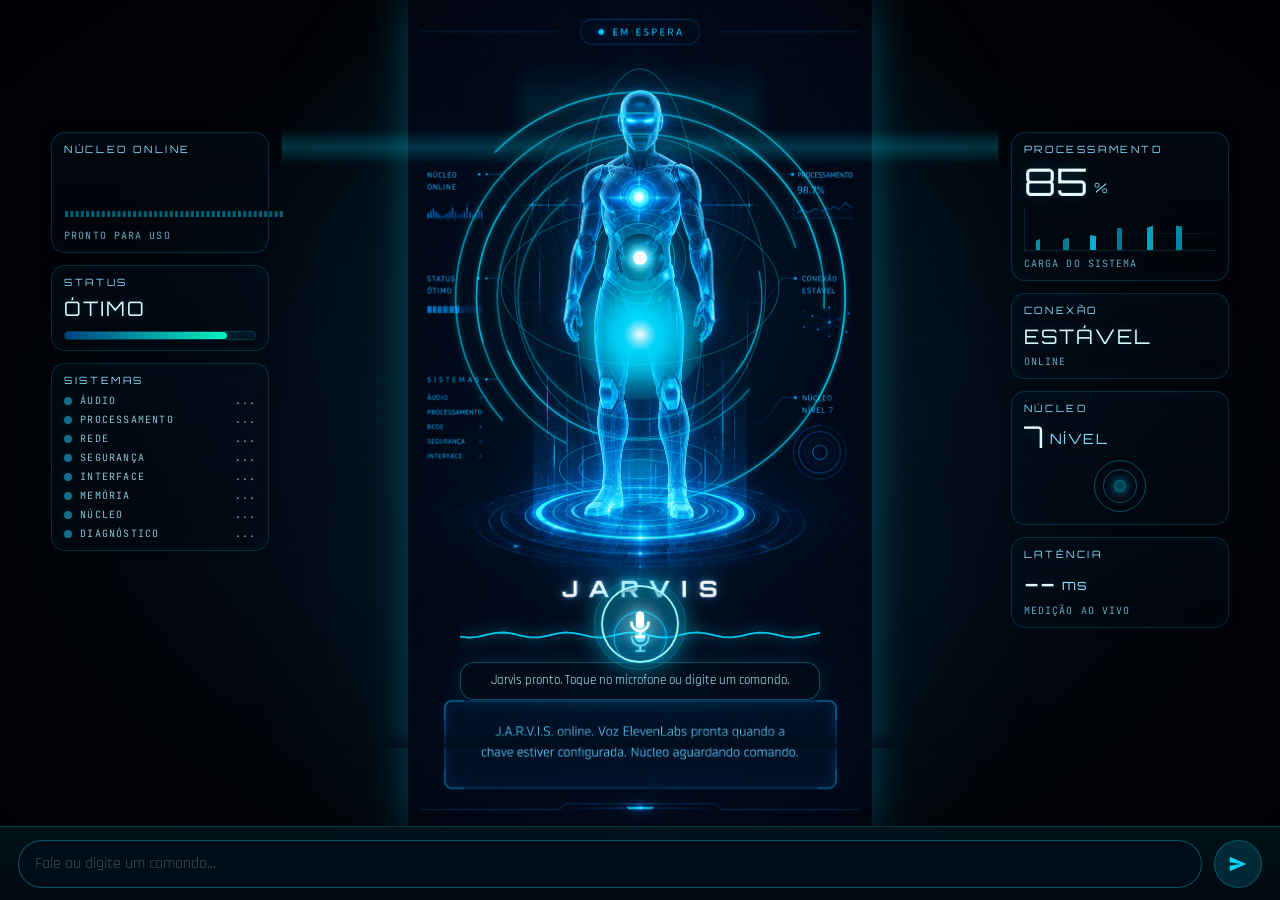
<file: index.html>
<!DOCTYPE html>
<html lang="pt-BR">
<head>
<meta charset="UTF-8">
<meta name="viewport" content="width=device-width, initial-scale=1.0, viewport-fit=cover, user-scalable=no">
<title>J.A.R.V.I.S.</title>
<meta name="description" content="Assistente pessoal com voz, HUD futurista e IA">
<meta name="theme-color" content="#03060b">
<link rel="manifest" href="manifest.json">
<link rel="apple-touch-icon" href="icons/icon-192.png">
<meta name="apple-mobile-web-app-capable" content="yes">
<meta name="apple-mobile-web-app-status-bar-style" content="black-translucent">
<meta name="apple-mobile-web-app-title" content="JARVIS">
<link rel="preconnect" href="https://fonts.googleapis.com">
<link rel="preconnect" href="https://fonts.gstatic.com" crossorigin>
<link href="https://fonts.googleapis.com/css2?family=Orbitron:wght@500;700;900&family=Rajdhani:wght@400;500;600;700&family=JetBrains+Mono:wght@400;500&display=swap" rel="stylesheet">
<link rel="stylesheet" href="css/style.css">
</head>
<body>

<div id="boot-screen">
  <div class="boot-core"></div>
  <div class="boot-text">
    <span class="boot-line" data-delay="0">INICIALIZANDO NÚCLEO ARC...</span>
    <span class="boot-line" data-delay="400">CARREGANDO PROTOCOLOS J.A.R.V.I.S...</span>
    <span class="boot-line" data-delay="800">CALIBRANDO INTERFACE NEURAL...</span>
    <span class="boot-line" data-delay="1200">SISTEMA ONLINE</span>
  </div>
</div>

<div id="app" class="hidden">
  <div class="hud-grid"></div>
  <div class="hud-vignette"></div>

  <header class="topbar">
    <div class="brand">
      <span class="brand-mark">◈</span>
      <span class="brand-text">J.A.R.V.I.S.</span>
    </div>
    <div class="status-pill" id="status-pill">
      <span class="status-dot" id="status-dot"></span>
      <span id="status-text">EM ESPERA</span>
    </div>
    <div class="clock" id="clock">00:00:00</div>
  </header>

  <main class="layout">

    <!-- LEFT DECK -->
    <aside class="panel panel-left" id="panel-left">

      <div class="card">
        <canvas id="globe-canvas" width="260" height="200"></canvas>
        <div class="card-row">
          <span class="card-label">SISTEMA</span>
          <span class="card-value" id="globe-code">TERRA · BR</span>
        </div>
        <div class="badge" id="net-badge">
          <span class="badge-dot"></span> <span id="net-badge-text">CONECTANDO</span>
        </div>
      </div>

      <div class="card">
        <span class="panel-title">MÓDULOS</span>
        <div class="loader-row">
          <span class="loader-label">NÚCLEO IA</span>
          <div class="loader-track"><div class="loader-fill" id="loader-core"></div></div>
        </div>
        <div class="loader-row">
          <span class="loader-label">VOZ ELEVENLABS</span>
          <div class="loader-track"><div class="loader-fill" id="loader-voice"></div></div>
        </div>
        <div class="loader-row">
          <span class="loader-label">MEMÓRIA</span>
          <div class="loader-track"><div class="loader-fill" id="loader-memory"></div></div>
        </div>
      </div>

      <div class="card">
        <span class="panel-title">ONDA DE ÁUDIO</span>
        <canvas id="bars-canvas" width="260" height="70"></canvas>
      </div>

    </aside>

    <!-- CENTER: HOLO FIGURE -->
    <section class="core-stage">
      <img class="approved-ui-bg" src="assets/jarvis-approved-model.png" alt="Interface holográfica premium JARVIS aprovada">
      <div class="runtime-hud" id="runtime-hud">
        <canvas id="fx-canvas" class="fx-canvas" width="430" height="932" aria-hidden="true"></canvas>
        <div class="robot-fx" aria-hidden="true">
          <div class="orbital-ring ring-a"></div>
          <div class="orbital-ring ring-b"></div>
          <div class="orbital-ring ring-c"></div>
          <div class="scan-beam"></div>
          <div class="chest-orb" id="chest-orb"></div>
          <div class="base-rings">
            <span></span><span></span><span></span>
          </div>
        </div>

        <div class="hud-column hud-column-left">
          <section class="hud-widget">
            <span class="hud-title">NÚCLEO ONLINE</span>
            <canvas id="mini-spectrum" width="220" height="54"></canvas>
            <div class="hud-footnote" id="hud-core-text">PRONTO PARA USO</div>
          </section>

          <section class="hud-widget">
            <span class="hud-title">STATUS</span>
            <div class="hud-status-main" id="hud-status-main">ÓTIMO</div>
            <div class="hud-progress"><i id="status-progress"></i></div>
          </section>

          <section class="hud-widget hud-widget-systems">
            <span class="hud-title">SISTEMAS</span>
            <ul class="hud-systems">
              <li id="sys-audio"><span>ÁUDIO</span><b>...</b></li>
              <li id="sys-processing"><span>PROCESSAMENTO</span><b>...</b></li>
              <li id="sys-network"><span>REDE</span><b>...</b></li>
              <li id="sys-security"><span>SEGURANÇA</span><b>...</b></li>
              <li id="sys-interface"><span>INTERFACE</span><b>...</b></li>
              <li id="sys-memory"><span>MEMÓRIA</span><b>...</b></li>
              <li id="sys-core"><span>NÚCLEO</span><b>...</b></li>
              <li id="sys-diagnostics"><span>DIAGNÓSTICO</span><b>...</b></li>
            </ul>
          </section>
        </div>

        <div class="hud-column hud-column-right">
          <section class="hud-widget">
            <span class="hud-title">PROCESSAMENTO</span>
            <div class="hud-metric-value"><span id="hud-processing-value">98</span><small>%</small></div>
            <div class="hud-line-chart"><i id="processing-line"></i></div>
            <div class="hud-footnote">CARGA DO SISTEMA</div>
          </section>

          <section class="hud-widget">
            <span class="hud-title">CONEXÃO</span>
            <div class="hud-status-main" id="hud-connection-text">ESTÁVEL</div>
            <div class="hud-footnote" id="hud-connection-sub">ONLINE</div>
          </section>

          <section class="hud-widget">
            <span class="hud-title">NÚCLEO</span>
            <div class="hud-metric-value small"><span id="hud-nucleus-level">7</span><small>NÍVEL</small></div>
            <div class="hud-circles"><span></span><span></span><span></span></div>
          </section>

          <section class="hud-widget">
            <span class="hud-title">LATÊNCIA</span>
            <div class="hud-metric-value small"><span id="hud-latency-value">--</span><small>ms</small></div>
            <div class="hud-footnote">MEDIÇÃO AO VIVO</div>
          </section>
        </div>

        <canvas id="voice-wave-canvas" class="voice-wave-canvas" width="360" height="68"></canvas>


        <div class="mobile-loc-row" aria-hidden="true">
          <div class="mobile-loc-badge mobile-loc-left">
            <span class="mobile-loc-label">PLANETA</span>
            <strong class="mobile-loc-value">TERRA</strong>
          </div>
          <div class="mobile-loc-badge mobile-loc-right">
            <span class="mobile-loc-label">LOCALIZAÇÃO</span>
            <strong class="mobile-loc-value">Balsas - MA</strong>
          </div>
        </div>
      </div>

      <div class="figure-stage" id="figure-stage">
        <div class="figure-glow"></div>
        <svg class="figure-svg holo-avatar" viewBox="0 0 260 440" id="figure-svg" aria-hidden="true">
          <defs>
            <filter id="glow-filter" x="-70%" y="-70%" width="240%" height="240%">
              <feGaussianBlur stdDeviation="2.5" result="blur"/>
              <feMerge>
                <feMergeNode in="blur"/>
                <feMergeNode in="SourceGraphic"/>
              </feMerge>
            </filter>
            <filter id="soft-body-glow" x="-80%" y="-80%" width="260%" height="260%">
              <feGaussianBlur stdDeviation="4.6" result="bodyBlur"/>
              <feColorMatrix in="bodyBlur" type="matrix" values="0 0 0 0 0  0 0 0 0 0.86  0 0 0 0 1  0 0 0 .58 0" result="cyanBlur"/>
              <feMerge>
                <feMergeNode in="cyanBlur"/>
                <feMergeNode in="SourceGraphic"/>
              </feMerge>
            </filter>
            <linearGradient id="holoStroke" x1="0" y1="0" x2="0" y2="1">
              <stop offset="0" stop-color="#f4feff"/>
              <stop offset="0.36" stop-color="#36eaff"/>
              <stop offset="0.72" stop-color="#00a8d8"/>
              <stop offset="1" stop-color="#06485f"/>
            </linearGradient>
            <linearGradient id="armorFill" x1="0" y1="0" x2="1" y2="1">
              <stop offset="0" stop-color="#e6feff" stop-opacity="0.28"/>
              <stop offset="0.46" stop-color="#18dfff" stop-opacity="0.105"/>
              <stop offset="1" stop-color="#001d28" stop-opacity="0.015"/>
            </linearGradient>
            <linearGradient id="innerFill" x1="0" y1="0" x2="0" y2="1">
              <stop offset="0" stop-color="#ffffff" stop-opacity="0.20"/>
              <stop offset="0.5" stop-color="#38eaff" stop-opacity="0.08"/>
              <stop offset="1" stop-color="#00ffc8" stop-opacity="0.025"/>
            </linearGradient>
            <radialGradient id="avatarAura" cx="50%" cy="35%" r="64%">
              <stop offset="0" stop-color="#7df7ff" stop-opacity="0.16"/>
              <stop offset="0.54" stop-color="#00d9ff" stop-opacity="0.052"/>
              <stop offset="1" stop-color="#000713" stop-opacity="0"/>
            </radialGradient>
            <radialGradient id="coreGlow" cx="50%" cy="50%" r="60%">
              <stop offset="0" stop-color="#ffffff"/>
              <stop offset="0.24" stop-color="#7ff9ff"/>
              <stop offset="0.58" stop-color="#00d9ff" stop-opacity="0.82"/>
              <stop offset="1" stop-color="#00d9ff" stop-opacity="0"/>
            </radialGradient>
            <linearGradient id="visorGrad" x1="0" y1="0" x2="1" y2="0">
              <stop offset="0" stop-color="#012332"/>
              <stop offset="0.5" stop-color="#8cfaff" stop-opacity="0.9"/>
              <stop offset="1" stop-color="#012332"/>
            </linearGradient>
          </defs>

          <g class="avatar-aura">
            <path d="M130 15 C185 18 216 80 212 176 C207 289 179 374 130 421 C81 374 53 289 48 176 C44 80 75 18 130 15 Z"/>
          </g>

          <g class="holo-rings platform-premium" filter="url(#glow-filter)">
            <ellipse cx="130" cy="401" rx="78" ry="17"/>
            <ellipse cx="130" cy="401" rx="50" ry="9"/>
            <ellipse cx="130" cy="401" rx="22" ry="4"/>
            <path d="M45 386 C77 364 183 364 215 386"/>
            <path d="M68 414 C96 427 164 427 192 414"/>
          </g>

          <g class="avatar-body" filter="url(#soft-body-glow)">
            <!-- refined translucent humanoid silhouette -->
            <path class="avatar-silhouette" d="M130 25
              C143 25 154 36 156 52
              C158 67 154 80 146 90
              L145 103 L162 109
              C181 115 194 129 198 148
              L212 218
              C215 235 210 247 199 253
              L187 248 L180 201 L168 158
              L163 245 L149 296 L154 377
              C156 395 149 409 137 412
              L131 349 L123 412
              C111 409 104 395 106 377
              L111 296 L97 245 L92 158
              L80 201 L73 248 L61 253
              C50 247 45 235 48 218
              L62 148
              C66 129 79 115 98 109
              L115 103 L114 90
              C106 80 102 67 104 52
              C106 36 117 25 130 25 Z"/>

            <!-- helmet/head -->
            <path class="helmet-main" d="M104 57 C106 36 117 25 130 25 C143 25 154 36 156 57 C157 72 153 84 145 93 C140 99 134 102 130 102 C126 102 120 99 115 93 C107 84 103 72 104 57 Z"/>
            <path class="helmet-rim" d="M110 59 C115 48 121 43 130 43 C139 43 145 48 150 59"/>
            <path class="visor-premium" d="M112 66 C122 60 138 60 148 66 L145 78 C136 83 124 83 115 78 Z"/>
            <path class="jaw-line" d="M116 85 C124 91 136 91 144 85"/>

            <!-- neck/shoulders -->
            <path class="neck-armor" d="M115 104 L145 104 L150 125 L110 125 Z"/>
            <path class="shoulder-armor left" d="M98 118 C82 122 70 132 66 149 L60 175 C76 172 91 160 103 143 Z"/>
            <path class="shoulder-armor right" d="M162 118 C178 122 190 132 194 149 L200 175 C184 172 169 160 157 143 Z"/>

            <!-- torso/armor -->
            <path class="torso-core" d="M93 128 L167 128 L181 187 L164 260 L145 294 L115 294 L96 260 L79 187 Z"/>
            <path class="chest-plate left" d="M98 137 L126 128 L123 174 L94 190 L84 162 Z"/>
            <path class="chest-plate right" d="M162 137 L134 128 L137 174 L166 190 L176 162 Z"/>
            <path class="sternum" d="M126 132 L134 132 L140 223 L130 264 L120 223 Z"/>
            <path class="abdomen" d="M100 222 L121 232 L130 268 L139 232 L160 222 L151 267 L140 288 L120 288 L109 267 Z"/>
            <path class="pelvis-armor" d="M113 294 L147 294 L155 317 L142 336 L118 336 L105 317 Z"/>

            <!-- sleek segmented arms -->
            <path class="upper-arm left" d="M73 169 L60 219 C57 231 60 241 68 247 L77 241 L84 187 Z"/>
            <path class="upper-arm right" d="M187 169 L200 219 C203 231 200 241 192 247 L183 241 L176 187 Z"/>
            <path class="forearm left" d="M68 247 L59 301 C57 315 62 324 71 327 L81 315 L77 250 Z"/>
            <path class="forearm right" d="M192 247 L201 301 C203 315 198 324 189 327 L179 315 L183 250 Z"/>
            <path class="hand left" d="M60 323 L72 326 L69 346 C60 343 56 335 60 323 Z"/>
            <path class="hand right" d="M200 323 L188 326 L191 346 C200 343 204 335 200 323 Z"/>

            <!-- longer legs -->
            <path class="thigh left" d="M108 326 L126 334 L121 381 L108 406 C99 403 96 392 99 378 Z"/>
            <path class="thigh right" d="M152 326 L134 334 L139 381 L152 406 C161 403 164 392 161 378 Z"/>
            <path class="shin left" d="M108 406 L123 406 L119 423 L96 423 C96 414 101 409 108 406 Z"/>
            <path class="shin right" d="M152 406 L137 406 L141 423 L164 423 C164 414 159 409 152 406 Z"/>
          </g>

          <g class="avatar-lines" filter="url(#glow-filter)">
            <path d="M86 160 L123 179 L93 197"/>
            <path d="M174 160 L137 179 L167 197"/>
            <path d="M101 213 C115 223 145 223 159 213"/>
            <path d="M112 253 C122 260 138 260 148 253"/>
            <path d="M109 298 L130 315 L151 298"/>
            <path d="M72 203 L81 239"/>
            <path d="M188 203 L179 239"/>
            <path d="M111 354 L122 367"/>
            <path d="M149 354 L138 367"/>
            <path d="M112 118 C120 124 140 124 148 118"/>
          </g>

          <g class="avatar-core" filter="url(#glow-filter)">
            <circle cx="130" cy="176" r="35" class="core-ring-outer"/>
            <circle cx="130" cy="176" r="23" class="core-ring-inner"/>
            <circle cx="130" cy="176" r="12" class="core-light"/>
            <path d="M130 142 V124"/>
            <path d="M130 229 V211"/>
            <path d="M95 176 H79"/>
            <path d="M165 176 H181"/>
          </g>

          <g class="avatar-scan-lines">
            <path d="M43 86 H82"/>
            <path d="M178 86 H217"/>
            <path d="M34 198 H67"/>
            <path d="M193 198 H226"/>
            <path d="M52 327 H87"/>
            <path d="M173 327 H208"/>
          </g>
        </svg>
        <div class="figure-scanline"></div>
        <canvas id="core-canvas" width="140" height="140"></canvas>
      </div>

      <h1 class="core-title">JARVIS</h1>
      <button id="mic-btn" class="mic-btn" aria-label="Ativar microfone">
        <svg viewBox="0 0 24 24" width="24" height="24">
          <path fill="currentColor" d="M12 15a3 3 0 003-3V6a3 3 0 10-6 0v6a3 3 0 003 3z"/>
          <path fill="currentColor" d="M19 11a1 1 0 10-2 0 5 5 0 01-10 0 1 1 0 10-2 0 7 7 0 006 6.93V20H9a1 1 0 100 2h6a1 1 0 100-2h-2v-2.07A7 7 0 0019 11z"/>
        </svg>
        <span class="mic-pulse"></span>
      </button>
      <p class="core-status" id="core-status">SISTEMA ATIVO</p>
      <div id="mic-help" class="mic-help hidden">Clique no microfone e permita o acesso no navegador.</div>
      <div id="action-panel" class="action-panel hidden">
        <button id="action-open-btn" class="action-open-btn" type="button">Abrir ação</button>
        <button id="action-hide-btn" class="action-hide-btn" type="button" aria-label="Fechar">×</button>
      </div>

      <div class="status-box" id="status-box">
        <p id="status-box-text">J.A.R.V.I.S. online. Voz ElevenLabs pronta quando a chave estiver configurada. Núcleo aguardando comando.</p>
      </div>

      <div class="transcript" id="transcript" aria-live="polite">
        <p class="transcript-hint">Toque no microfone ou digite abaixo para começar.</p>
      </div>
    </section>

    <!-- RIGHT DECK -->
    <aside class="panel panel-right" id="panel-right">

      <div class="card">
        <canvas id="radar-canvas" width="220" height="200"></canvas>
        <div class="card-row center">
          <span class="card-value" id="radar-status">RASTREAMENTO<br>ONLINE</span>
        </div>
      </div>

      <div class="card">
        <span class="panel-title">REGISTRO</span>
        <div class="log-list" id="log-list"></div>
      </div>

      <div class="card">
        <span class="panel-title">TELEMETRIA</span>
        <div class="gauges">
          <div class="gauge" data-gauge="audio">
            <svg viewBox="0 0 60 60"><circle class="gauge-bg" cx="30" cy="30" r="26"/><circle class="gauge-fg" cx="30" cy="30" r="26"/></svg>
            <span class="gauge-value">0</span><span class="gauge-label">ÁUDIO</span>
          </div>
          <div class="gauge" data-gauge="net">
            <svg viewBox="0 0 60 60"><circle class="gauge-bg" cx="30" cy="30" r="26"/><circle class="gauge-fg" cx="30" cy="30" r="26"/></svg>
            <span class="gauge-value">0</span><span class="gauge-label">REDE</span>
          </div>
          <div class="gauge" data-gauge="battery">
            <svg viewBox="0 0 60 60"><circle class="gauge-bg" cx="30" cy="30" r="26"/><circle class="gauge-fg" cx="30" cy="30" r="26"/></svg>
            <span class="gauge-value">0</span><span class="gauge-label">BATERIA</span>
          </div>
          <div class="gauge" data-gauge="system">
            <svg viewBox="0 0 60 60"><circle class="gauge-bg" cx="30" cy="30" r="26"/><circle class="gauge-fg" cx="30" cy="30" r="26"/></svg>
            <span class="gauge-value">0</span><span class="gauge-label">SISTEMA</span>
          </div>
        </div>
      </div>

    </aside>

  </main>

  <footer class="cmdbar">
    <input type="text" id="cmd-input" class="cmd-input" placeholder="Fale ou digite um comando..." autocomplete="off">
    <button id="send-btn" class="send-btn" aria-label="Enviar">
      <svg viewBox="0 0 24 24" width="22" height="22"><path fill="currentColor" d="M3 20l18-8L3 4v6l12 2-12 2z"/></svg>
    </button>
  </footer>

  <button id="panel-toggle-left" class="panel-toggle panel-toggle-left" aria-label="Alternar painel esquerdo">☰</button>
  <button id="panel-toggle-right" class="panel-toggle panel-toggle-right" aria-label="Alternar painel direito">☰</button>
</div>

<script src="js/reactor.js"></script>
<script src="js/globe.js"></script>
<script src="js/radar.js"></script>
<script src="js/voice.js"></script>
<script src="js/commands.js"></script>
<script src="js/chat.js"></script>
<script src="js/app.js"></script>

<script>
/* Fallback anti-travamento: se algum recurso demorar, o Jarvis sai do boot mesmo assim */
(function(){
  function releaseJarvisBoot(){
    var boot = document.getElementById('boot-screen');
    var app = document.getElementById('app');
    if(app) app.classList.remove('hidden');
    if(boot) boot.classList.add('hidden');
    try { window.dispatchEvent(new Event('resize')); } catch(e) {}
  }

  window.releaseJarvisBoot = releaseJarvisBoot;

  document.addEventListener('DOMContentLoaded', function(){
    setTimeout(releaseJarvisBoot, 3200);
  });

  window.addEventListener('load', function(){
    setTimeout(releaseJarvisBoot, 2600);
  });

  setTimeout(releaseJarvisBoot, 5200);
})();
</script>

<audio id="jarvis-audio-player" playsinline preload="auto" style="display:none"></audio>
</body>
</html>
</file>
<file: css/style.css>
:root{
  --bg-void: #03060b;
  --bg-panel: rgba(8,16,26,0.6);
  --bg-card: rgba(10,22,34,0.65);
  --border-cyan: rgba(0,217,255,0.25);
  --border-cyan-soft: rgba(0,217,255,0.14);
  --cyan: #00d9ff;
  --cyan-soft: #7fecff;
  --cyan-dim: #0a4a5c;
  --amber: #ff9500;
  --danger: #ff3b5c;
  --success: #00ff9d;
  --white: #eaf6fb;
  --text-dim: #5f8fa3;
  --text-dimmer: #33505e;
  --font-display: 'Orbitron', sans-serif;
  --font-body: 'Rajdhani', sans-serif;
  --font-mono: 'JetBrains Mono', monospace;
}
*{margin:0;padding:0;box-sizing:border-box;}
html,body{ height:100%; background:var(--bg-void); color:var(--white); font-family:var(--font-body); overflow:hidden; -webkit-tap-highlight-color:transparent;}
@media (prefers-reduced-motion: reduce){ *{animation-duration:0.01ms !important; animation-iteration-count:1 !important; transition-duration:0.01ms !important;} }
::selection{ background:var(--cyan); color:#00131a; }

/* ---------- BOOT ---------- */
#boot-screen{ position:fixed; inset:0; z-index:999; background:radial-gradient(ellipse at center, #08131c 0%, #03060b 70%); display:flex; flex-direction:column; align-items:center; justify-content:center; gap:32px; }
.boot-core{ width:90px; height:90px; border-radius:50%; border:2px solid var(--cyan); box-shadow:0 0 30px rgba(0,217,255,0.6), inset 0 0 20px rgba(0,217,255,0.4); animation:boot-spin 1.4s linear infinite, boot-pulse 1.4s ease-in-out infinite; }
@keyframes boot-spin{ to{ transform:rotate(360deg); } }
@keyframes boot-pulse{ 0%,100%{opacity:.6;} 50%{opacity:1;} }
.boot-text{ font-family:var(--font-mono); font-size:12px; letter-spacing:2px; color:var(--cyan-soft); text-align:center; display:flex; flex-direction:column; gap:10px;}
.boot-line{ opacity:0; animation:boot-line-in .5s ease forwards; }
.boot-line[data-delay="0"]{animation-delay:.1s;}
.boot-line[data-delay="400"]{animation-delay:.7s;}
.boot-line[data-delay="800"]{animation-delay:1.3s;}
.boot-line[data-delay="1200"]{animation-delay:1.9s; color:var(--success);}
@keyframes boot-line-in{ from{opacity:0; transform:translateY(6px);} to{opacity:1; transform:translateY(0);} }
.hidden{display:none !important;}

/* ---------- SHELL ---------- */
#app{ position:relative; height:100vh; height:100dvh; display:flex; flex-direction:column; animation:app-fade-in .6s ease; }
@keyframes app-fade-in{ from{opacity:0;} to{opacity:1;} }
.hud-grid{ position:fixed; inset:0; z-index:0; pointer-events:none; background-image: linear-gradient(rgba(0,217,255,0.035) 1px, transparent 1px), linear-gradient(90deg, rgba(0,217,255,0.035) 1px, transparent 1px); background-size:42px 42px; mask-image: radial-gradient(ellipse at center, black 0%, transparent 75%); }
.hud-vignette{ position:fixed; inset:0; z-index:0; pointer-events:none; background:radial-gradient(ellipse at center, transparent 40%, rgba(0,0,0,0.6) 100%); }

/* ---------- TOP BAR ---------- */
.topbar{ position:relative; z-index:2; display:flex; align-items:center; justify-content:space-between; padding:12px 20px; border-bottom:1px solid var(--border-cyan-soft); background:linear-gradient(to bottom, rgba(0,217,255,0.05), transparent); }
.brand{ display:flex; align-items:center; gap:10px; font-family:var(--font-display); letter-spacing:3px; }
.brand-mark{ color:var(--cyan); font-size:16px; animation:mark-spin 6s linear infinite; display:inline-block;}
@keyframes mark-spin{ to{ transform:rotate(360deg);} }
.brand-text{ font-size:14px; font-weight:700; color:var(--white); text-shadow:0 0 12px rgba(0,217,255,0.5);}
.status-pill{ display:flex; align-items:center; gap:8px; font-family:var(--font-mono); font-size:10px; letter-spacing:1.5px; color:var(--cyan-soft); padding:5px 12px; border:1px solid var(--border-cyan); border-radius:20px; background:rgba(0,217,255,0.05); }
.status-dot{ width:7px; height:7px; border-radius:50%; background:var(--cyan); box-shadow:0 0 8px var(--cyan); animation:dot-pulse 1.6s ease-in-out infinite; }
.status-dot.listening{ background:var(--danger); box-shadow:0 0 10px var(--danger); }
.status-dot.thinking{ background:var(--amber); box-shadow:0 0 10px var(--amber); }
.status-dot.speaking{ background:var(--success); box-shadow:0 0 10px var(--success); }
@keyframes dot-pulse{ 0%,100%{opacity:1;} 50%{opacity:.35;} }
.clock{ font-family:var(--font-mono); font-size:12px; color:var(--text-dim); letter-spacing:1px; min-width:80px; text-align:right;}

/* ---------- LAYOUT ---------- */
.layout{ position:relative; z-index:1; flex:1; display:grid; grid-template-columns:250px 1fr 250px; overflow:hidden; }
.panel{ padding:14px 14px; overflow-y:auto; background:var(--bg-panel); backdrop-filter:blur(6px); display:flex; flex-direction:column; gap:12px; }
.panel-left{ border-right:1px solid var(--border-cyan-soft); }
.panel-right{ border-left:1px solid var(--border-cyan-soft); }
.panel-title{ display:block; font-family:var(--font-display); font-size:10px; letter-spacing:2.5px; color:var(--text-dim); margin-bottom:10px; }

.card{ border:1px solid var(--border-cyan); border-radius:10px; background:var(--bg-card); padding:12px; box-shadow:0 0 18px rgba(0,217,255,0.05) inset; }
.card-row{ display:flex; align-items:center; justify-content:space-between; margin-top:8px; font-family:var(--font-mono); font-size:11px; }
.card-row.center{ justify-content:center; text-align:center; }
.card-label{ color:var(--text-dimmer); letter-spacing:1px; }
.card-value{ color:var(--cyan-soft); letter-spacing:1px; }

.badge{ margin-top:8px; display:inline-flex; align-items:center; gap:6px; font-family:var(--font-mono); font-size:10px; letter-spacing:1.5px; color:var(--success); padding:4px 10px; border:1px solid rgba(0,255,157,0.3); border-radius:14px; background:rgba(0,255,157,0.06); }
.badge-dot{ width:6px; height:6px; border-radius:50%; background:var(--success); box-shadow:0 0 6px var(--success); }
.badge.offline{ color:var(--danger); border-color:rgba(255,59,92,0.3); background:rgba(255,59,92,0.06); }
.badge.offline .badge-dot{ background:var(--danger); box-shadow:0 0 6px var(--danger); }

#globe-canvas, #bars-canvas, #radar-canvas{ width:100%; display:block; }

.loader-row{ display:flex; flex-direction:column; gap:4px; margin-bottom:10px; }
.loader-row:last-child{ margin-bottom:0; }
.loader-label{ font-family:var(--font-mono); font-size:9.5px; letter-spacing:1.5px; color:var(--text-dimmer); }
.loader-track{ height:5px; border-radius:4px; background:rgba(0,217,255,0.08); overflow:hidden; border:1px solid var(--border-cyan-soft); }
.loader-fill{ height:100%; width:0%; background:linear-gradient(90deg, var(--cyan-dim), var(--cyan)); box-shadow:0 0 8px rgba(0,217,255,0.6); transition:width 1.4s cubic-bezier(.2,.8,.3,1); }

.log-list{ display:flex; flex-direction:column; gap:8px; font-family:var(--font-mono); font-size:10.5px; max-height:220px; overflow-y:auto; }
.log-entry{ padding:7px 9px; border-left:2px solid var(--cyan-dim); background:rgba(0,217,255,0.04); color:var(--text-dim); line-height:1.5; animation:log-in .3s ease; border-radius:2px; }
.log-entry .log-tag{ color:var(--cyan-soft); margin-right:4px; }
.log-entry .log-time{ color:var(--text-dimmer); display:block; font-size:9px; margin-bottom:2px; }
@keyframes log-in{ from{opacity:0; transform:translateX(6px);} to{opacity:1; transform:translateX(0);} }

.gauges{ display:grid; grid-template-columns:1fr 1fr; gap:14px; }
.gauge{ display:flex; flex-direction:column; align-items:center; position:relative; }
.gauge svg{ width:56px; height:56px; transform:rotate(-90deg); }
.gauge-bg{ fill:none; stroke:rgba(0,217,255,0.1); stroke-width:5; }
.gauge-fg{ fill:none; stroke:var(--cyan); stroke-width:5; stroke-linecap:round; stroke-dasharray:163; stroke-dashoffset:163; filter:drop-shadow(0 0 4px rgba(0,217,255,0.7)); transition:stroke-dashoffset 0.8s ease; }
.gauge-value{ position:absolute; top:19px; font-family:var(--font-mono); font-size:12px; color:var(--white); }
.gauge-label{ margin-top:4px; font-family:var(--font-mono); font-size:8.5px; letter-spacing:1.5px; color:var(--text-dimmer); }

/* ---------- CENTER STAGE ---------- */
.core-stage{ display:flex; flex-direction:column; align-items:center; padding:14px 16px 8px; overflow:hidden; min-height:0; }

.figure-stage{ position:relative; width:min(34vh, 238px); height:min(55vh, 430px); flex-shrink:0; margin-top:0; perspective:900px; }
.figure-stage::before{ content:""; position:absolute; left:50%; bottom:2%; width:78%; height:16%; transform:translateX(-50%); border:1px solid rgba(0,217,255,0.18); border-radius:50%; background:radial-gradient(ellipse at center, rgba(0,217,255,0.18), transparent 64%); filter:blur(.2px); animation:platform-pulse 2.8s ease-in-out infinite; }
.figure-glow{ position:absolute; inset:-24%; background:radial-gradient(ellipse at 50% 36%, rgba(0,217,255,0.22), transparent 60%), radial-gradient(ellipse at 50% 78%, rgba(0,255,157,0.07), transparent 56%); pointer-events:none; animation:holo-breathe 3.4s ease-in-out infinite; }
.figure-svg{ position:absolute; inset:0; width:100%; height:100%; overflow:visible; animation:holo-float 4.2s ease-in-out infinite; }
.figure-aura path{ fill:url(#holoFill); stroke:rgba(127,236,255,0.12); stroke-width:1; }
.figure-shell path{ fill:rgba(0,217,255,0.045); stroke:url(#holoStroke); stroke-width:1.45; stroke-linejoin:round; opacity:.92; }
.figure-shell .visor{ fill:rgba(255,255,255,0.08); stroke:var(--cyan-soft); stroke-width:1.1; }
.figure-shell .core-halo{ fill:rgba(0,217,255,0.08); stroke:var(--amber); stroke-width:1.35; filter:drop-shadow(0 0 8px rgba(255,149,0,0.62)); animation:core-halo-pulse 1.6s ease-in-out infinite; }
.figure-panels{ fill:none; stroke:rgba(127,236,255,0.78); stroke-width:1.05; stroke-linecap:round; opacity:.72; }
.figure-mesh{ fill:none; stroke:rgba(127,236,255,0.25); stroke-width:.75; stroke-dasharray:4 7; animation:mesh-flow 6s linear infinite; }
.holo-rings{ fill:none; stroke:rgba(0,217,255,0.46); stroke-width:1.1; stroke-dasharray:12 10; animation:ring-drift 5.5s linear infinite; }
.data-streams{ fill:none; stroke:rgba(0,255,157,0.55); stroke-width:1.1; stroke-linecap:round; stroke-dasharray:14 12; animation:data-flow 1.6s linear infinite; filter:drop-shadow(0 0 5px rgba(0,255,157,0.5)); }
.figure-scanline{ position:absolute; left:2%; right:2%; height:18px; background:linear-gradient(to bottom, transparent, rgba(0,217,255,0.62), rgba(255,255,255,0.28), transparent); animation:scan-move 3.2s ease-in-out infinite; pointer-events:none; filter:blur(1px); mix-blend-mode:screen; }
@keyframes scan-move{ 0%{ top:1%; opacity:0;} 10%{opacity:1;} 54%{ top:88%; opacity:1;} 64%{opacity:0;} 100%{ top:88%; opacity:0;} }
@keyframes holo-float{ 0%,100%{ transform:translateY(0) rotateX(0deg);} 50%{ transform:translateY(-6px) rotateX(2deg);} }
@keyframes holo-breathe{ 0%,100%{ opacity:.72; transform:scale(1);} 50%{ opacity:1; transform:scale(1.035);} }
@keyframes platform-pulse{ 0%,100%{ opacity:.34; transform:translateX(-50%) scale(.96);} 50%{ opacity:.78; transform:translateX(-50%) scale(1.04);} }
@keyframes core-halo-pulse{ 0%,100%{ opacity:.65;} 50%{ opacity:1;} }
@keyframes mesh-flow{ to{ stroke-dashoffset:-66; } }
@keyframes ring-drift{ to{ stroke-dashoffset:-120; } }
@keyframes data-flow{ to{ stroke-dashoffset:-52; } }
#core-canvas{ position:absolute; width:82px; height:82px; left:50%; top:41%; transform:translate(-50%,-50%); pointer-events:none; filter:drop-shadow(0 0 10px rgba(0,217,255,0.75)); }

.core-title{ font-family:var(--font-display); font-size:15px; letter-spacing:6px; color:var(--white); text-shadow:0 0 14px rgba(0,217,255,0.7); margin-top:6px; }

.mic-btn{ position:relative; margin-top:10px; width:52px; height:52px; border-radius:50%; border:1px solid var(--border-cyan); background:rgba(0,217,255,0.08); color:var(--cyan); display:flex; align-items:center; justify-content:center; cursor:pointer; transition:background .2s, color .2s, box-shadow .2s; }
.mic-btn:hover{ background:rgba(0,217,255,0.16); }
.mic-btn.active{ background:var(--danger); color:#fff; border-color:var(--danger); box-shadow:0 0 20px rgba(255,59,92,0.6); }
.mic-pulse{ position:absolute; inset:-6px; border-radius:50%; border:1px solid var(--danger); opacity:0; }
.mic-btn.active .mic-pulse{ animation:mic-ring 1.2s ease-out infinite; }
@keyframes mic-ring{ 0%{ opacity:.8; transform:scale(0.9);} 100%{ opacity:0; transform:scale(1.5);} }

.core-status{ margin-top:8px; font-family:var(--font-mono); font-size:11px; letter-spacing:3px; color:var(--cyan-soft); }

.status-box{ margin-top:10px; width:100%; max-width:420px; padding:10px 14px; border:1px solid var(--border-cyan); border-radius:8px; background:var(--bg-card); font-size:13px; color:var(--text-dim); text-align:center; line-height:1.5; }

.transcript{ width:100%; max-width:520px; margin-top:10px; flex:1; min-height:0; overflow-y:auto; display:flex; flex-direction:column; gap:8px; padding:2px 6px 8px; }
.transcript-hint{ text-align:center; color:var(--text-dimmer); font-size:13px; margin-top:8px; }
.bubble{ max-width:90%; padding:9px 13px; border-radius:10px; font-size:14px; line-height:1.5; animation:bubble-in .25s ease; }
@keyframes bubble-in{ from{opacity:0; transform:translateY(6px);} to{opacity:1; transform:translateY(0);} }
.bubble.user{ align-self:flex-end; background:rgba(0,217,255,0.12); border:1px solid var(--border-cyan); color:var(--white); }
.bubble.jarvis{ align-self:flex-start; background:rgba(255,149,0,0.06); border:1px solid rgba(255,149,0,0.25); color:var(--cyan-soft); }
.bubble.system{ align-self:center; font-family:var(--font-mono); font-size:11px; color:var(--text-dimmer); background:none; border:none; }
.action-bubble a{ color:var(--cyan-soft); text-decoration:none; border:1px solid var(--border-cyan); border-radius:999px; padding:7px 12px; background:rgba(0,217,255,0.06); display:inline-block; }
.action-bubble a:hover{ background:rgba(0,217,255,0.14); }

/* ---------- COMMAND BAR ---------- */
.cmdbar{ position:relative; z-index:2; display:flex; align-items:center; gap:12px; padding:12px 20px calc(12px + env(safe-area-inset-bottom)); border-top:1px solid var(--border-cyan-soft); background:linear-gradient(to top, rgba(0,217,255,0.05), transparent); }
.cmd-input{ flex:1; height:46px; padding:0 16px; border-radius:24px; border:1px solid var(--border-cyan); background:rgba(255,255,255,0.03); color:var(--white); font-family:var(--font-body); font-size:15px; outline:none; }
.cmd-input::placeholder{ color:var(--text-dimmer); }
.cmd-input:focus{ border-color:var(--cyan); box-shadow:0 0 0 3px rgba(0,217,255,0.12); }
.send-btn{ flex-shrink:0; width:46px; height:46px; border-radius:50%; border:1px solid var(--border-cyan); background:rgba(0,217,255,0.08); color:var(--cyan); cursor:pointer; display:flex; align-items:center; justify-content:center; transition:background .2s; }
.send-btn:hover{ background:rgba(0,217,255,0.2); }

.panel-toggle{ display:none; position:fixed; bottom:78px; z-index:5; width:38px; height:38px; border-radius:50%; border:1px solid var(--border-cyan); background:#0a1420; color:var(--cyan); font-size:16px; cursor:pointer; }
.panel-toggle-left{ left:12px; }
.panel-toggle-right{ right:12px; }

::-webkit-scrollbar{ width:5px; }
::-webkit-scrollbar-track{ background:transparent; }
::-webkit-scrollbar-thumb{ background:var(--cyan-dim); border-radius:4px; }

/* ---------- RESPONSIVE ---------- */
@media (max-width: 980px){
  .layout{ grid-template-columns:1fr; }
  .panel{ position:fixed; top:52px; bottom:74px; width:80%; max-width:300px; z-index:4; transform:translateX(-105%); transition:transform .28s ease; border:1px solid var(--border-cyan); }
  .panel-right{ left:auto; right:0; transform:translateX(105%); }
  .panel.open{ transform:translateX(0); }
  .panel-toggle{ display:flex; align-items:center; justify-content:center; }
  .figure-stage{ width:min(52vw, 210px); height:min(86vw, 370px); }
  .brand-text{ font-size:11px; }
  .status-pill span#status-text{ display:none; }
}


/* ---------- JARVIS AVATAR PREMIUM V2 ---------- */
.figure-stage{ width:min(39vh, 266px); height:min(58vh, 450px); }
.holo-avatar{ transform-origin:50% 55%; }
.avatar-aura path{ fill:url(#avatarAura); stroke:rgba(126,247,255,0.12); stroke-width:1.2; animation:aura-wave 4s ease-in-out infinite; }
.avatar-body path{ stroke:url(#holoStroke); stroke-width:1.2; stroke-linejoin:round; stroke-linecap:round; }
.avatar-silhouette{ fill:rgba(17,220,255,0.055); stroke:rgba(180,252,255,0.36); stroke-width:1.05; }
.helmet-main,.torso-core,.pelvis-armor,.upper-arm,.forearm,.thigh,.shin{ fill:url(#armorFill); }
.helmet-rim,.jaw-line{ fill:none; stroke:rgba(202,253,255,.78); stroke-width:1.15; }
.visor-premium{ fill:url(#visorGrad); stroke:#c8fbff; stroke-width:1; filter:drop-shadow(0 0 8px rgba(0,217,255,.85)); animation:visor-glow 2.8s ease-in-out infinite; }
.neck-armor,.shoulder-armor,.chest-plate,.sternum,.abdomen{ fill:url(#innerFill); }
.hand{ fill:rgba(66,238,255,.13); }
.avatar-lines{ fill:none; stroke:rgba(188,251,255,.68); stroke-width:1.08; stroke-linecap:round; opacity:.72; stroke-dasharray:96; stroke-dashoffset:0; animation:avatar-line-flow 5.8s linear infinite; }
.avatar-core{ fill:none; stroke-linecap:round; }
.avatar-core .core-ring-outer{ stroke:rgba(255,179,66,.86); stroke-width:1.7; stroke-dasharray:14 9; animation:jarvis-core-spin 5s linear infinite; }
.avatar-core .core-ring-inner{ stroke:rgba(108,245,255,.94); stroke-width:1.6; stroke-dasharray:44 18; animation:jarvis-core-spin 3.2s linear infinite reverse; }
.avatar-core .core-light{ fill:url(#coreGlow); stroke:#f8ffff; stroke-width:.7; filter:drop-shadow(0 0 16px rgba(0,217,255,.95)); animation:core-halo-pulse 1.55s ease-in-out infinite; }
.avatar-core path{ stroke:rgba(127,236,255,.62); stroke-width:1; stroke-dasharray:5 7; }
.avatar-scan-lines{ fill:none; stroke:rgba(0,255,199,.6); stroke-width:1.15; stroke-linecap:round; stroke-dasharray:18 12; filter:drop-shadow(0 0 5px rgba(0,255,199,.55)); animation:data-flow 1.7s linear infinite; }
.platform-premium ellipse,.platform-premium path{ stroke:rgba(66,234,255,.55); stroke-width:1.15; }
#core-canvas{ width:86px; height:86px; top:40.2%; opacity:.88; }

@keyframes avatar-line-flow{ to{ stroke-dashoffset:-192; } }
@keyframes jarvis-core-spin{ to{ stroke-dashoffset:-160; } }
@keyframes visor-glow{ 0%,100%{ opacity:.78; } 50%{ opacity:1; } }
@keyframes aura-wave{ 0%,100%{ opacity:.62; transform:scale(.985); } 50%{ opacity:1; transform:scale(1.02); } }
@media (max-width: 980px){
  .figure-stage{ width:min(57vw, 238px); height:min(92vw, 405px); }
  #core-canvas{ width:78px; height:78px; top:40.3%; }
}


/* ---------- JARVIS FINAL — MODELO APROVADO V3 ---------- */
#app{
  background:radial-gradient(ellipse at center, #061525 0%, #01040a 72%);
}
.topbar{
  display:none !important;
}
.layout{
  grid-template-columns:1fr !important;
  height:calc(100dvh - 74px);
}
.panel,
.panel-toggle{
  display:none !important;
}
.core-stage{
  position:relative;
  width:100%;
  height:100%;
  min-height:0;
  padding:0;
  overflow:hidden;
  align-items:center;
  justify-content:center;
  background:
    radial-gradient(ellipse at 50% 28%, rgba(0,217,255,.10), transparent 45%),
    radial-gradient(ellipse at 50% 82%, rgba(0,217,255,.07), transparent 45%);
}
.approved-ui-bg{
  position:absolute;
  inset:0;
  width:100%;
  height:100%;
  object-fit:contain;
  object-position:center;
  z-index:0;
  user-select:none;
  pointer-events:none;
  filter:drop-shadow(0 0 22px rgba(0,217,255,.28));
}
.figure-stage,
.core-title,
.core-status,
.status-box{
  display:none !important;
}
.transcript{
  position:absolute;
  left:50%;
  bottom:78px;
  transform:translateX(-50%);
  width:min(540px, 92vw);
  max-height:126px;
  z-index:2;
  margin:0;
  padding:8px;
  overflow-y:auto;
  pointer-events:auto;
  background:linear-gradient(180deg, rgba(1, 12, 24, .06), rgba(1, 12, 24, .72));
  border-radius:16px;
  mask-image:linear-gradient(to bottom, transparent 0%, black 18%, black 100%);
}
.transcript-hint{
  display:none;
}
.bubble{
  font-size:13px;
  border-radius:14px;
  backdrop-filter:blur(10px);
  box-shadow:0 0 18px rgba(0,217,255,.08);
}
.bubble.user{
  background:rgba(0,217,255,.16);
}
.bubble.jarvis{
  background:rgba(0, 22, 36, .68);
  border-color:rgba(0,217,255,.28);
  color:#b9f8ff;
}
.mic-btn{
  position:absolute;
  left:50%;
  top:74.3%;
  transform:translate(-50%, -50%);
  z-index:3;
  width:68px;
  height:68px;
  border-radius:50%;
  opacity:.035;
  background:rgba(0,217,255,.25);
  border-color:rgba(0,217,255,.22);
}
.mic-btn.active{
  opacity:.75;
  transform:translate(-50%, -50%) scale(1.05);
}
.cmdbar{
  height:74px;
  padding:12px 18px calc(12px + env(safe-area-inset-bottom));
  background:linear-gradient(to top, rgba(0,9,18,.92), rgba(0,217,255,.08));
  border-top:1px solid rgba(0,217,255,.22);
  backdrop-filter:blur(12px);
}
.cmd-input{
  height:48px;
  font-size:16px;
  border-radius:999px;
  background:rgba(1, 14, 26, .78);
  border-color:rgba(0,217,255,.34);
}
.send-btn{
  height:48px;
  width:48px;
  background:rgba(0,217,255,.14);
}
@media (max-width: 980px){
  .layout{ height:calc(100dvh - 72px); }
  .approved-ui-bg{ object-fit:cover; }
  .transcript{ bottom:72px; max-height:96px; width:94vw; }
  .mic-btn{ top:75.4%; width:64px; height:64px; }
}
@media (max-width: 430px){
  .approved-ui-bg{ object-fit:cover; }
  .cmdbar{ height:70px; padding-left:12px; padding-right:12px; }
  .cmd-input{ height:44px; font-size:16px; }
  .send-btn{ width:44px; height:44px; }
  .mic-btn{ top:75.5%; width:58px; height:58px; }
  .transcript{ bottom:68px; max-height:84px; }
}

/* ---------- JARVIS V4 FUNCTIONAL LIVE HUD ---------- */
.runtime-hud{
  --audio-level: 0.18;
  position:absolute;
  inset:0;
  z-index:1;
  pointer-events:none;
}
.runtime-hud::before{
  content:"";
  position:absolute;
  inset:8% 12%;
  border-radius:28px;
  background:radial-gradient(circle at 50% 32%, rgba(0,217,255,.10), transparent 34%);
  filter:blur(22px);
  opacity:.65;
}
.hud-column{
  position:absolute;
  top:16%;
  width:min(20vw, 218px);
  display:flex;
  flex-direction:column;
  gap:12px;
}
.hud-column-left{ left:max(4vw, 28px); }
.hud-column-right{ right:max(4vw, 28px); }
.hud-widget{
  padding:10px 12px;
  border:1px solid rgba(0,217,255,.18);
  border-radius:14px;
  background:linear-gradient(180deg, rgba(2,15,30,.34), rgba(2,15,30,.12));
  box-shadow:inset 0 0 16px rgba(0,217,255,.05), 0 0 10px rgba(0,0,0,.18);
  backdrop-filter:blur(6px);
}
.hud-title{
  display:block;
  font-family:var(--font-display);
  font-size:10px;
  letter-spacing:2.6px;
  color:#8adfff;
  margin-bottom:8px;
}
.hud-footnote{
  margin-top:6px;
  font-family:var(--font-mono);
  font-size:10px;
  letter-spacing:1.1px;
  color:#64a9bf;
}
.hud-status-main{
  font-family:var(--font-display);
  font-size:20px;
  letter-spacing:2px;
  color:#d6fbff;
  text-shadow:0 0 10px rgba(0,217,255,.22);
}
.hud-progress{ height:9px; margin-top:10px; border-radius:999px; overflow:hidden; border:1px solid rgba(0,217,255,.18); background:rgba(0,217,255,.07); }
.hud-progress i{ display:block; height:100%; width:88%; background:linear-gradient(90deg, rgba(0,124,255,.45), rgba(0,255,199,.95)); box-shadow:0 0 12px rgba(0,217,255,.46); border-radius:999px; transition:width .35s ease; }
.hud-metric-value{ display:flex; align-items:flex-end; gap:6px; font-family:var(--font-display); color:#e5fcff; }
.hud-metric-value span{ font-size:38px; line-height:1; text-shadow:0 0 12px rgba(0,217,255,.26); }
.hud-metric-value small{ font-size:14px; letter-spacing:1.5px; color:#7ddfff; margin-bottom:5px; }
.hud-metric-value.small span{ font-size:30px; }
.hud-line-chart{ height:42px; border-left:1px solid rgba(0,217,255,.15); border-bottom:1px solid rgba(0,217,255,.15); margin-top:8px; position:relative; overflow:hidden; }
.hud-line-chart i{
  position:absolute; inset:0; display:block;
  background:linear-gradient(180deg, transparent 58%, rgba(0,217,255,.09) 58%, rgba(0,217,255,.09) 60%, transparent 60%),
             linear-gradient(90deg, transparent 0 6%, rgba(0,217,255,.75) 6% 8%, transparent 8% 20%, rgba(0,217,255,.65) 20% 23%, transparent 23% 34%, rgba(0,217,255,.9) 34% 37%, transparent 37% 48%, rgba(0,217,255,.62) 48% 51%, transparent 51% 64%, rgba(0,217,255,.84) 64% 67%, transparent 67% 79%, rgba(0,217,255,.7) 79% 82%, transparent 82% 100%);
  clip-path:polygon(0 88%, 8% 73%, 17% 80%, 28% 60%, 39% 66%, 49% 46%, 60% 52%, 71% 34%, 82% 42%, 92% 18%, 100% 26%, 100% 100%, 0 100%);
  opacity:.88;
  transform:translateX(var(--chart-shift, 0px));
  transition:transform .4s ease;
}
.hud-circles{ position:relative; height:56px; margin-top:6px; }
.hud-circles span{ position:absolute; left:50%; top:50%; border:1px solid rgba(0,217,255,.34); border-radius:50%; transform:translate(-50%,-50%); animation:orbit-ring 4s linear infinite; }
.hud-circles span:nth-child(1){ width:52px; height:52px; }
.hud-circles span:nth-child(2){ width:34px; height:34px; animation-duration:3s; animation-direction:reverse; }
.hud-circles span:nth-child(3){ width:12px; height:12px; background:rgba(0,217,255,.28); box-shadow:0 0 12px rgba(0,217,255,.7); }
.hud-systems{ list-style:none; display:flex; flex-direction:column; gap:6px; }
.hud-systems li{ display:flex; align-items:center; justify-content:space-between; gap:8px; font-family:var(--font-mono); font-size:10px; letter-spacing:1.2px; color:#8cc6d6; }
.hud-systems li::before{ content:""; width:8px; height:8px; border-radius:50%; background:#116f8d; box-shadow:0 0 8px rgba(17,111,141,.3); margin-right:8px; }
.hud-systems li{ position:relative; padding-left:16px; }
.hud-systems li::before{ position:absolute; left:0; top:50%; transform:translateY(-50%); }
.hud-systems li b{ font-weight:600; color:#7da9b5; }
.hud-systems li.active::before{ background:#00ff9d; box-shadow:0 0 10px rgba(0,255,157,.65); }
.hud-systems li.active b{ color:#dffef4; }
.hud-systems li.warn::before{ background:#ff9500; box-shadow:0 0 10px rgba(255,149,0,.55); }
.hud-systems li.warn b{ color:#ffd699; }
.hud-systems li.error::before{ background:#ff3b5c; box-shadow:0 0 10px rgba(255,59,92,.65); }
.hud-systems li.error b{ color:#ffc5cf; }

.robot-fx{
  position:absolute;
  left:50%;
  top:36%;
  width:min(34vw, 340px);
  height:min(52vw, 520px);
  transform:translate(-50%,-50%);
  pointer-events:none;
  animation:robot-float 4.6s ease-in-out infinite;
}
.orbital-ring{
  position:absolute; left:50%; top:48%;
  border:1px solid rgba(0,217,255,.34); border-radius:50%;
  transform:translate(-50%,-50%);
  filter:drop-shadow(0 0 12px rgba(0,217,255,.3));
}
.ring-a{ width:74%; height:58%; animation:orbit-ring 9s linear infinite; }
.ring-b{ width:82%; height:30%; animation:orbit-tilt 7s linear infinite reverse; }
.ring-c{ width:38%; height:84%; animation:orbit-vertical 8s linear infinite; opacity:.55; }
.scan-beam{
  position:absolute; left:14%; right:14%; top:4%; height:18%;
  background:linear-gradient(180deg, rgba(255,255,255,0), rgba(0,217,255,.18), rgba(255,255,255,.02));
  filter:blur(6px);
  animation:scan-drop 2.8s ease-in-out infinite;
  opacity:.55;
}
.chest-orb{
  position:absolute;
  left:50%; top:42.4%;
  width:44px; height:44px;
  transform:translate(-50%,-50%) scale(calc(1 + (var(--audio-level) * .55)));
  border-radius:50%;
  background:radial-gradient(circle, rgba(255,255,255,.98) 0 18%, rgba(100,236,255,.95) 22%, rgba(0,217,255,.45) 46%, rgba(0,217,255,0) 74%);
  box-shadow:0 0 24px rgba(0,217,255,.92), 0 0 56px rgba(0,217,255,.42);
  animation:chest-pulse 1.45s ease-in-out infinite;
}
.chest-orb::before,.chest-orb::after{ content:""; position:absolute; inset:-10px; border:1px solid rgba(0,217,255,.5); border-radius:50%; animation:core-ring 2.8s linear infinite; }
.chest-orb::after{ inset:-20px; opacity:.55; animation-duration:4.2s; animation-direction:reverse; }
.base-rings{ position:absolute; left:50%; bottom:11%; width:48%; height:12%; transform:translateX(-50%); }
.base-rings span{ position:absolute; left:50%; top:50%; transform:translate(-50%,-50%); border:1px solid rgba(0,217,255,.42); border-radius:50%; }
.base-rings span:nth-child(1){ width:100%; height:100%; animation:base-spin 4.8s linear infinite; }
.base-rings span:nth-child(2){ width:76%; height:66%; animation:base-spin 3s linear infinite reverse; }
.base-rings span:nth-child(3){ width:42%; height:32%; background:radial-gradient(circle, rgba(0,217,255,.35), rgba(0,217,255,0)); box-shadow:0 0 24px rgba(0,217,255,.4); }
.voice-wave-canvas{
  position:absolute;
  left:50%;
  top:73.5%;
  transform:translateX(-50%);
  width:min(44vw, 360px);
  height:56px;
  opacity:.92;
}

@keyframes orbit-ring{ to{ transform:translate(-50%,-50%) rotate(360deg); } }
@keyframes orbit-tilt{ 0%{ transform:translate(-50%,-50%) rotateX(72deg) rotateZ(0deg);} 100%{ transform:translate(-50%,-50%) rotateX(72deg) rotateZ(360deg);} }
@keyframes orbit-vertical{ 0%{ transform:translate(-50%,-50%) rotateY(76deg) rotateZ(0deg);} 100%{ transform:translate(-50%,-50%) rotateY(76deg) rotateZ(360deg);} }
@keyframes robot-float{ 0%,100%{ transform:translate(-50%,-50%) translateY(0px);} 50%{ transform:translate(-50%,-50%) translateY(-9px);} }
@keyframes scan-drop{ 0%{ transform:translateY(0); opacity:0;} 16%{ opacity:.55; } 55%{ transform:translateY(245%); opacity:.55; } 75%,100%{ transform:translateY(245%); opacity:0; } }
@keyframes chest-pulse{ 0%,100%{ opacity:.85; } 50%{ opacity:1; } }
@keyframes core-ring{ from{ transform:scale(.9); opacity:.8; } to{ transform:scale(1.35); opacity:0; } }
@keyframes base-spin{ to{ transform:translate(-50%,-50%) rotate(360deg); } }

@media (max-width: 980px){
  .runtime-hud::before{ inset:4% 2%; }
  .hud-column{ top:17%; width:31vw; gap:8px; }
  .hud-column-left{ left:8px; }
  .hud-column-right{ right:8px; }
  .hud-widget{ padding:8px 9px; border-radius:12px; }
  .hud-title{ font-size:9px; letter-spacing:2px; }
  .hud-status-main{ font-size:16px; }
  .hud-metric-value span{ font-size:28px; }
  .hud-metric-value.small span{ font-size:24px; }
  .hud-footnote, .hud-systems li{ font-size:9px; }
  .robot-fx{ width:42vw; height:58vw; top:36%; }
  .chest-orb{ width:34px; height:34px; }
  .voice-wave-canvas{ width:34vw; top:73.9%; height:44px; }
}
@media (max-width: 680px){
  .hud-column{ top:14%; width:28vw; }
  .hud-column-left{ left:4px; }
  .hud-column-right{ right:4px; }
  .hud-widget{ padding:6px 7px; backdrop-filter:blur(4px); }
  .hud-title{ font-size:8px; margin-bottom:5px; }
  .hud-status-main{ font-size:12px; }
  .hud-metric-value span{ font-size:22px; }
  .hud-metric-value small{ font-size:10px; margin-bottom:3px; }
  .hud-footnote, .hud-systems li{ font-size:7.5px; letter-spacing:.7px; }
  .hud-progress{ height:7px; }
  .hud-line-chart{ height:28px; }
  #mini-spectrum{ height:28px; }
  .robot-fx{ width:44vw; height:62vw; top:35.5%; }
  .chest-orb{ width:28px; height:28px; }
  .voice-wave-canvas{ width:26vw; top:74.4%; height:36px; }
}
@media (max-width: 460px){
  .approved-ui-bg{ object-fit:cover; object-position:center top; }
  .hud-column{ top:12.4%; width:29vw; }
  .hud-status-main{ font-size:10px; }
  .hud-metric-value span{ font-size:18px; }
  .hud-footnote, .hud-systems li{ font-size:7px; }
  .hud-widget-systems{ display:none; }
  .voice-wave-canvas{ top:75.2%; width:22vw; }
}


/* ---------- JARVIS V4.2 — CORREÇÃO DO MICROFONE ---------- */
.mic-btn{
  opacity:1 !important;
  pointer-events:auto !important;
  z-index:30 !important;
  background:radial-gradient(circle at center, rgba(130,250,255,.32), rgba(0,217,255,.12) 62%, rgba(0,0,0,.08)) !important;
  border:1px solid rgba(125,245,255,.86) !important;
  color:#eaffff !important;
  box-shadow:0 0 16px rgba(0,217,255,.55), inset 0 0 18px rgba(0,217,255,.24) !important;
  cursor:pointer !important;
}
.mic-btn::after{
  content:"";
  position:absolute;
  inset:-9px;
  border:1px solid rgba(0,217,255,.28);
  border-radius:50%;
  animation:mic-soft-ring 1.8s ease-out infinite;
}
.mic-btn svg{
  filter:drop-shadow(0 0 8px rgba(0,217,255,.9));
}
.mic-btn.active{
  background:radial-gradient(circle at center, rgba(255,80,110,.92), rgba(255,59,92,.38) 62%, rgba(0,0,0,.12)) !important;
  border-color:rgba(255,170,190,.95) !important;
  box-shadow:0 0 26px rgba(255,59,92,.75), inset 0 0 18px rgba(255,255,255,.24) !important;
}
@keyframes mic-soft-ring{
  0%{ transform:scale(.88); opacity:.88; }
  100%{ transform:scale(1.35); opacity:0; }
}
.mic-help{
  position:absolute;
  left:50%;
  top:80.2%;
  transform:translateX(-50%);
  z-index:31;
  width:min(360px, 88vw);
  padding:9px 12px;
  border:1px solid rgba(0,217,255,.32);
  border-radius:14px;
  background:rgba(2,12,24,.78);
  color:#aef6ff;
  font-family:var(--font-body);
  font-size:13px;
  line-height:1.35;
  text-align:center;
  box-shadow:0 0 20px rgba(0,217,255,.13);
  backdrop-filter:blur(10px);
}
.mic-help.hidden{
  display:none !important;
}
@media (max-width: 460px){
  .mic-help{
    top:81%;
    font-size:12px;
    width:92vw;
  }
}


/* ---------- JARVIS V4.4 MOBILE PRO ---------- */
.action-panel{
  position:absolute;
  left:50%;
  bottom:142px;
  transform:translateX(-50%);
  z-index:60;
  display:flex;
  align-items:center;
  gap:8px;
  padding:8px;
  border:1px solid rgba(0,217,255,.35);
  border-radius:999px;
  background:rgba(1,12,24,.86);
  box-shadow:0 0 24px rgba(0,217,255,.24);
  backdrop-filter:blur(14px);
}
.action-panel.hidden{ display:none !important; }
.action-open-btn{
  border:0;
  border-radius:999px;
  min-height:44px;
  padding:0 18px;
  background:linear-gradient(90deg, rgba(0,217,255,.92), rgba(0,255,157,.88));
  color:#00131a;
  font-family:var(--font-display);
  font-weight:800;
  font-size:12px;
  letter-spacing:1.2px;
  cursor:pointer;
  box-shadow:0 0 18px rgba(0,217,255,.36);
}
.action-hide-btn{
  width:36px;
  height:36px;
  border-radius:50%;
  border:1px solid rgba(0,217,255,.22);
  background:rgba(255,255,255,.04);
  color:#aef6ff;
  font-size:22px;
  line-height:1;
  cursor:pointer;
}
body[data-jarvis-state="listening"] .chest-orb,
body[data-jarvis-state="speaking"] .chest-orb{
  animation-duration:.85s;
  box-shadow:0 0 28px rgba(0,217,255,1), 0 0 72px rgba(0,255,157,.58);
}
body[data-jarvis-state="thinking"] .orbital-ring{
  border-color:rgba(255,149,0,.58);
}
body[data-jarvis-state="listening"] .orbital-ring{
  border-color:rgba(255,59,92,.58);
}
body[data-jarvis-state="speaking"] .orbital-ring{
  border-color:rgba(0,255,157,.62);
}
body[data-jarvis-state="listening"] .voice-wave-canvas,
body[data-jarvis-state="speaking"] .voice-wave-canvas{
  opacity:1;
  filter:drop-shadow(0 0 14px rgba(0,217,255,.65));
}
@media (max-width: 780px){
  #app{
    min-height:100dvh;
    background:#01050b;
  }
  .core-stage{
    overflow:hidden;
  }
  .approved-ui-bg{
    object-fit:cover !important;
    object-position:center top !important;
    filter:drop-shadow(0 0 20px rgba(0,217,255,.30)) saturate(1.08) contrast(1.04);
  }
  .robot-fx{
    width:72vw !important;
    height:72vw !important;
    top:36.5% !important;
    opacity:1;
    filter:drop-shadow(0 0 18px rgba(0,217,255,.35));
  }
  .ring-a{
    width:104% !important;
    height:78% !important;
    border-color:rgba(0,217,255,.72) !important;
    border-width:2px !important;
    animation-duration:5.8s !important;
  }
  .ring-b{
    width:116% !important;
    height:42% !important;
    border-color:rgba(126,247,255,.50) !important;
    border-width:1.5px !important;
    animation-duration:4.2s !important;
  }
  .ring-c{
    width:52% !important;
    height:104% !important;
    border-color:rgba(0,255,157,.34) !important;
    border-width:1px !important;
    animation-duration:6.5s !important;
  }
  .chest-orb{
    width:48px !important;
    height:48px !important;
    top:39.5% !important;
    opacity:.98 !important;
    box-shadow:0 0 30px rgba(0,217,255,.96), 0 0 82px rgba(0,217,255,.50) !important;
  }
  .base-rings{
    width:70% !important;
    height:18% !important;
    bottom:15.5% !important;
  }
  .base-rings span:nth-child(1){
    border-width:2px !important;
    border-color:rgba(0,217,255,.72) !important;
  }
  .scan-beam{
    left:8%;
    right:8%;
    opacity:.72;
  }
  .voice-wave-canvas{
    top:72.7% !important;
    width:54vw !important;
    height:44px !important;
  }
  .mic-btn{
    top:75.3% !important;
    width:76px !important;
    height:76px !important;
    opacity:1 !important;
  }
  .mic-btn svg{
    width:32px;
    height:32px;
  }
  .mic-help{
    top:83.3% !important;
    width:92vw !important;
    font-size:13px !important;
    z-index:65 !important;
  }
  .action-panel{
    bottom:126px;
    width:calc(100vw - 24px);
    justify-content:center;
    border-radius:22px;
  }
  .action-open-btn{
    flex:1;
    min-height:52px;
    font-size:12px;
  }
  .cmdbar{
    height:82px !important;
    padding:12px 10px calc(12px + env(safe-area-inset-bottom)) !important;
    z-index:70;
  }
  .cmd-input{
    height:54px !important;
    font-size:16px !important;
  }
  .send-btn{
    width:54px !important;
    height:54px !important;
  }
  .transcript{
    bottom:86px !important;
    max-height:92px !important;
    width:96vw !important;
    z-index:50;
  }
  .hud-column{
    display:none !important;
  }
}
@media (max-width: 420px){
  .robot-fx{
    top:35.5% !important;
    width:78vw !important;
    height:78vw !important;
  }
  .chest-orb{
    width:42px !important;
    height:42px !important;
    top:39.2% !important;
  }
  .base-rings{
    bottom:14.8% !important;
  }
  .voice-wave-canvas{
    top:73.4% !important;
  }
  .mic-btn{
    top:75.8% !important;
    width:70px !important;
    height:70px !important;
  }
}


/* ---------- JARVIS V4.5 ESTÁVEL MOBILE ---------- */
#boot-screen{ z-index:900; }
.runtime-hud{ pointer-events:none !important; }
.approved-ui-bg{ pointer-events:none !important; }
.mic-btn, .send-btn, .cmd-input, .action-panel, .action-open-btn, .action-hide-btn{
  pointer-events:auto !important;
  touch-action:manipulation !important;
}
.mic-btn{
  opacity:1 !important;
  z-index:120 !important;
  width:78px !important;
  height:78px !important;
  background:radial-gradient(circle, rgba(180,255,255,.42), rgba(0,217,255,.18) 55%, rgba(0,8,16,.78)) !important;
  border:2px solid rgba(140,252,255,.92) !important;
  box-shadow:0 0 24px rgba(0,217,255,.82), inset 0 0 18px rgba(0,217,255,.35) !important;
  color:#ffffff !important;
}
.mic-btn svg{ width:34px !important; height:34px !important; }
.action-panel{
  z-index:130 !important;
  pointer-events:auto !important;
}
.mic-help{
  z-index:140 !important;
  pointer-events:none !important;
}
.cmdbar{
  z-index:150 !important;
  pointer-events:auto !important;
}
.chest-orb{
  animation:chest-pulse .95s ease-in-out infinite !important;
}
.orbital-ring{
  opacity:.98 !important;
}
.ring-a{ animation-duration:4.5s !important; }
.ring-b{ animation-duration:3.6s !important; }
.ring-c{ animation-duration:5.4s !important; }

@media (max-width: 780px){
  .layout{ height:calc(100dvh - 84px) !important; }
  .core-stage{ min-height:0 !important; }
  .approved-ui-bg{
    object-fit:cover !important;
    object-position:center top !important;
  }
  .hud-column{ display:none !important; }
  .robot-fx{
    display:block !important;
    width:82vw !important;
    height:82vw !important;
    top:35.5% !important;
    z-index:5 !important;
  }
  .chest-orb{
    width:50px !important;
    height:50px !important;
    top:39% !important;
  }
  .base-rings{
    width:72% !important;
    bottom:15% !important;
  }
  .voice-wave-canvas{
    width:64vw !important;
    height:46px !important;
    top:72.6% !important;
    z-index:8 !important;
  }
  .mic-btn{
    top:75.5% !important;
    width:76px !important;
    height:76px !important;
  }
  .mic-help{
    top:83.5% !important;
    width:94vw !important;
    font-size:12.5px !important;
    padding:8px 10px !important;
  }
  .transcript{
    bottom:88px !important;
    max-height:82px !important;
    width:95vw !important;
    z-index:55 !important;
  }
  .action-panel{
    bottom:126px !important;
    left:12px !important;
    right:12px !important;
    transform:none !important;
    width:auto !important;
    border-radius:18px !important;
  }
  .action-open-btn{
    min-height:52px !important;
    font-size:12px !important;
  }
  .cmdbar{
    height:84px !important;
    padding:12px 10px calc(12px + env(safe-area-inset-bottom)) !important;
  }
  .cmd-input{
    height:54px !important;
    font-size:16px !important;
    min-width:0 !important;
  }
  .send-btn{
    width:54px !important;
    height:54px !important;
    flex:0 0 54px !important;
  }
}


/* ---------- JARVIS V4.6 MOBILE REAL ---------- */
.fx-canvas{
  position:absolute;
  inset:0;
  width:100%;
  height:100%;
  z-index:18;
  pointer-events:none !important;
  mix-blend-mode:screen;
  opacity:.98;
}

.runtime-hud,
.approved-ui-bg{
  pointer-events:none !important;
}

.mic-btn,
.send-btn,
.cmd-input,
.action-panel,
.action-open-btn,
.action-hide-btn{
  pointer-events:auto !important;
  touch-action:manipulation !important;
}

.mic-btn{
  opacity:1 !important;
  z-index:160 !important;
  background:radial-gradient(circle, rgba(190,255,255,.52), rgba(0,217,255,.22) 56%, rgba(0,8,16,.85)) !important;
  border:2px solid rgba(161,253,255,.96) !important;
  color:#ffffff !important;
  box-shadow:0 0 28px rgba(0,217,255,.88), inset 0 0 20px rgba(0,217,255,.38) !important;
  animation:mobile-mic-idle 1.8s ease-in-out infinite !important;
}

body[data-jarvis-state="listening"] .mic-btn{
  background:radial-gradient(circle, rgba(255,180,198,.95), rgba(255,59,92,.68) 58%, rgba(25,0,8,.9)) !important;
  border-color:#ffd3dc !important;
  box-shadow:0 0 34px rgba(255,59,92,.95), inset 0 0 22px rgba(255,255,255,.28) !important;
}

body[data-jarvis-state="speaking"] .mic-btn{
  background:radial-gradient(circle, rgba(220,255,245,.95), rgba(0,255,157,.56) 58%, rgba(0,20,12,.9)) !important;
  border-color:#d7fff2 !important;
  box-shadow:0 0 34px rgba(0,255,157,.86), inset 0 0 22px rgba(255,255,255,.25) !important;
}

@keyframes mobile-mic-idle{
  0%,100%{ transform:translate(-50%, -50%) scale(1); }
  50%{ transform:translate(-50%, -50%) scale(1.045); }
}

/* Se o celular estiver com “reduzir movimento”, ainda assim mantém os anéis vivos */
@media (prefers-reduced-motion: reduce){
  .orbital-ring,
  .ring-a,
  .ring-b,
  .ring-c,
  .base-rings span,
  .chest-orb,
  .scan-beam,
  .mic-btn{
    animation-duration:inherit !important;
    animation-iteration-count:infinite !important;
  }
}

@media (max-width: 820px){
  .approved-ui-bg{
    object-fit:cover !important;
    object-position:center top !important;
  }

  .hud-column{
    display:none !important;
  }

  .robot-fx{
    width:88vw !important;
    height:88vw !important;
    top:35.5% !important;
    z-index:10 !important;
  }

  .orbital-ring{
    display:block !important;
    opacity:1 !important;
    border-width:2px !important;
  }

  .ring-a{
    width:110% !important;
    height:82% !important;
    border-color:rgba(0,217,255,.72) !important;
    animation:orbit-ring 4.2s linear infinite !important;
  }

  .ring-b{
    width:124% !important;
    height:44% !important;
    border-color:rgba(126,247,255,.55) !important;
    animation:orbit-tilt 3.4s linear infinite reverse !important;
  }

  .ring-c{
    width:56% !important;
    height:108% !important;
    border-color:rgba(0,255,157,.38) !important;
    animation:orbit-vertical 5.2s linear infinite !important;
  }

  .chest-orb{
    display:block !important;
    width:54px !important;
    height:54px !important;
    top:39% !important;
    z-index:24 !important;
    animation:chest-pulse .9s ease-in-out infinite !important;
    box-shadow:0 0 34px rgba(0,217,255,.98), 0 0 96px rgba(0,217,255,.56) !important;
  }

  .base-rings{
    width:74% !important;
    height:18% !important;
    bottom:15% !important;
    z-index:23 !important;
  }

  .base-rings span:nth-child(1){
    animation:base-spin 3.8s linear infinite !important;
    border-width:2px !important;
  }
  .base-rings span:nth-child(2){
    animation:base-spin 2.6s linear infinite reverse !important;
  }

  .voice-wave-canvas{
    top:72.4% !important;
    width:64vw !important;
    height:46px !important;
    z-index:34 !important;
    opacity:1 !important;
    filter:drop-shadow(0 0 14px rgba(0,217,255,.72));
  }

  .mic-btn{
    top:75.4% !important;
    width:78px !important;
    height:78px !important;
  }

  .mic-btn svg{
    width:34px !important;
    height:34px !important;
  }

  .mic-help{
    top:83.2% !important;
    z-index:180 !important;
    width:94vw !important;
    font-size:12.5px !important;
    pointer-events:none !important;
  }

  .action-panel{
    z-index:190 !important;
    bottom:128px !important;
    left:10px !important;
    right:10px !important;
    transform:none !important;
    width:auto !important;
    pointer-events:auto !important;
    border-radius:18px !important;
  }

  .action-open-btn{
    min-height:54px !important;
    font-size:12px !important;
  }

  .transcript{
    bottom:90px !important;
    max-height:84px !important;
    width:95vw !important;
    z-index:120 !important;
  }

  .cmdbar{
    height:86px !important;
    z-index:210 !important;
    pointer-events:auto !important;
    padding:12px 10px calc(12px + env(safe-area-inset-bottom)) !important;
  }

  .cmd-input{
    height:54px !important;
    font-size:16px !important;
    min-width:0 !important;
  }

  .send-btn{
    width:54px !important;
    height:54px !important;
    flex:0 0 54px !important;
  }
}

@media (max-width: 430px){
  .robot-fx{
    width:92vw !important;
    height:92vw !important;
    top:35% !important;
  }
  .chest-orb{
    width:48px !important;
    height:48px !important;
    top:38.8% !important;
  }
  .mic-btn{
    top:75.8% !important;
    width:74px !important;
    height:74px !important;
  }
  .voice-wave-canvas{
    top:73.1% !important;
  }
}


/* ---------- JARVIS V4.7 — MOBILE MODELO APROVADO ---------- */
@media (max-width: 820px){
  .panel,
  .panel-toggle,
  .clock{
    display:none !important;
  }

  .layout{
    display:block !important;
    padding:0 !important;
  }

  .core-stage{
    width:100vw !important;
    min-height:calc(100dvh - 84px) !important;
    margin:0 auto !important;
    overflow:hidden !important;
    display:block !important;
  }

  .approved-ui-bg{
    object-fit:contain !important;
    object-position:center top !important;
    filter:drop-shadow(0 0 20px rgba(0,217,255,.26)) saturate(1.04) !important;
    transform:scale(1.015);
  }

  /* no quadro central deixar só o robô, anéis e núcleo */
  .figure-stage,
  .core-title,
  .core-status,
  .status-box,
  .voice-wave-canvas{
    display:none !important;
  }

  #fx-canvas{
    opacity:1 !important;
    z-index:18 !important;
  }

  .hud-column{
    display:flex !important;
    position:absolute !important;
    top:14.2% !important;
    width:29vw !important;
    max-width:128px !important;
    gap:8px !important;
    z-index:35 !important;
  }

  .hud-column-left{ left:6px !important; }
  .hud-column-right{ right:6px !important; }

  .hud-widget{
    padding:7px 8px !important;
    border-radius:13px !important;
    background:linear-gradient(180deg, rgba(2,15,30,.50), rgba(2,15,30,.18)) !important;
    border:1px solid rgba(0,217,255,.18) !important;
    box-shadow:inset 0 0 14px rgba(0,217,255,.06), 0 0 10px rgba(0,0,0,.14) !important;
    backdrop-filter:blur(6px) !important;
  }

  .hud-title{
    font-size:8.4px !important;
    margin-bottom:6px !important;
    letter-spacing:1.6px !important;
  }

  .hud-status-main{ font-size:12px !important; }
  .hud-metric-value span{ font-size:24px !important; }
  .hud-metric-value small{ font-size:10px !important; margin-bottom:3px !important; }
  .hud-metric-value.small span{ font-size:21px !important; }
  .hud-footnote,
  .hud-systems li{ font-size:7.2px !important; letter-spacing:.55px !important; }
  .hud-progress{ height:7px !important; }
  .hud-line-chart{ height:28px !important; }
  #mini-spectrum{ height:28px !important; }
  .hud-widget-systems{ display:block !important; }

  .robot-fx{
    width:56vw !important;
    height:76vw !important;
    top:36% !important;
    opacity:1 !important;
    z-index:22 !important;
  }

  .orbital-ring{ display:block !important; opacity:1 !important; }
  .ring-a{
    width:108% !important;
    height:80% !important;
    border-width:2px !important;
    border-color:rgba(0,217,255,.72) !important;
    animation:orbit-ring 4.4s linear infinite !important;
  }
  .ring-b{
    width:122% !important;
    height:42% !important;
    border-width:1.5px !important;
    border-color:rgba(126,247,255,.54) !important;
    animation:orbit-tilt 3.6s linear infinite reverse !important;
  }
  .ring-c{
    width:54% !important;
    height:108% !important;
    border-width:1px !important;
    border-color:rgba(0,255,157,.36) !important;
    animation:orbit-vertical 5.1s linear infinite !important;
  }

  .chest-orb{
    width:50px !important;
    height:50px !important;
    top:39.1% !important;
    z-index:24 !important;
    animation:chest-pulse .88s ease-in-out infinite !important;
    box-shadow:0 0 34px rgba(0,217,255,.98), 0 0 96px rgba(0,217,255,.54) !important;
  }

  .base-rings{
    width:72% !important;
    height:18% !important;
    bottom:15.3% !important;
    z-index:23 !important;
  }
  .base-rings span:nth-child(1){ animation:base-spin 3.7s linear infinite !important; }
  .base-rings span:nth-child(2){ animation:base-spin 2.5s linear infinite reverse !important; }

  .scan-beam{
    left:10% !important;
    right:10% !important;
    opacity:.58 !important;
  }

  .mic-btn{
    top:77.6% !important;
    width:74px !important;
    height:74px !important;
    z-index:160 !important;
  }

  .mic-help{
    top:85% !important;
    width:92vw !important;
    z-index:180 !important;
  }

  .action-panel{
    bottom:130px !important;
    left:10px !important;
    right:10px !important;
    transform:none !important;
    width:auto !important;
    z-index:190 !important;
  }

  .transcript{
    bottom:90px !important;
    max-height:74px !important;
    width:94vw !important;
    z-index:120 !important;
  }

  .cmdbar{
    z-index:210 !important;
    height:84px !important;
    padding:12px 10px calc(12px + env(safe-area-inset-bottom)) !important;
  }

  .cmd-input{
    height:54px !important;
    font-size:16px !important;
  }

  .send-btn{
    width:54px !important;
    height:54px !important;
    flex:0 0 54px !important;
  }
}

@media (max-width: 460px){
  .hud-column{
    top:13.5% !important;
    width:30vw !important;
    max-width:118px !important;
  }
  .hud-title{ font-size:8px !important; }
  .hud-status-main{ font-size:11px !important; }
  .hud-metric-value span{ font-size:21px !important; }
  .hud-footnote,
  .hud-systems li{ font-size:6.8px !important; }
  .robot-fx{
    width:60vw !important;
    height:82vw !important;
    top:35.8% !important;
  }
  .chest-orb{
    width:46px !important;
    height:46px !important;
    top:39% !important;
  }
  .base-rings{ bottom:15% !important; }
  .mic-btn{
    top:78.1% !important;
    width:70px !important;
    height:70px !important;
  }
}


/* ---------- JARVIS V4.8 — BADGES PLANETA/LOCALIZAÇÃO ---------- */
.mobile-loc-row{
  display:none;
}

@media (max-width: 820px){
  .mobile-loc-row{
    display:flex !important;
    position:absolute;
    left:50%;
    top:70.3%;
    transform:translateX(-50%);
    width:76vw;
    max-width:330px;
    justify-content:space-between;
    align-items:center;
    gap:10px;
    z-index:55;
    pointer-events:none;
  }

  .mobile-loc-badge{
    min-width:118px;
    padding:8px 10px;
    border-radius:12px;
    background:linear-gradient(180deg, rgba(2,16,32,.52), rgba(2,16,32,.18));
    border:1px solid rgba(0,217,255,.22);
    box-shadow:inset 0 0 14px rgba(0,217,255,.06), 0 0 12px rgba(0,0,0,.15);
    backdrop-filter:blur(6px);
    text-align:left;
  }

  .mobile-loc-label{
    display:block;
    color:rgba(139,244,255,.72);
    font-size:8px;
    letter-spacing:1.55px;
    line-height:1.05;
    margin-bottom:3px;
  }

  .mobile-loc-value{
    display:block;
    color:#eaffff;
    font-size:13px;
    letter-spacing:.4px;
    line-height:1.1;
    font-weight:700;
  }
}

@media (max-width: 460px){
  .mobile-loc-row{
    width:80vw;
    top:70.7%;
    gap:8px;
  }
  .mobile-loc-badge{
    min-width:108px;
    padding:7px 8px;
    border-radius:11px;
  }
  .mobile-loc-label{
    font-size:7.6px;
    letter-spacing:1.35px;
  }
  .mobile-loc-value{
    font-size:12px;
  }
}
</file>
